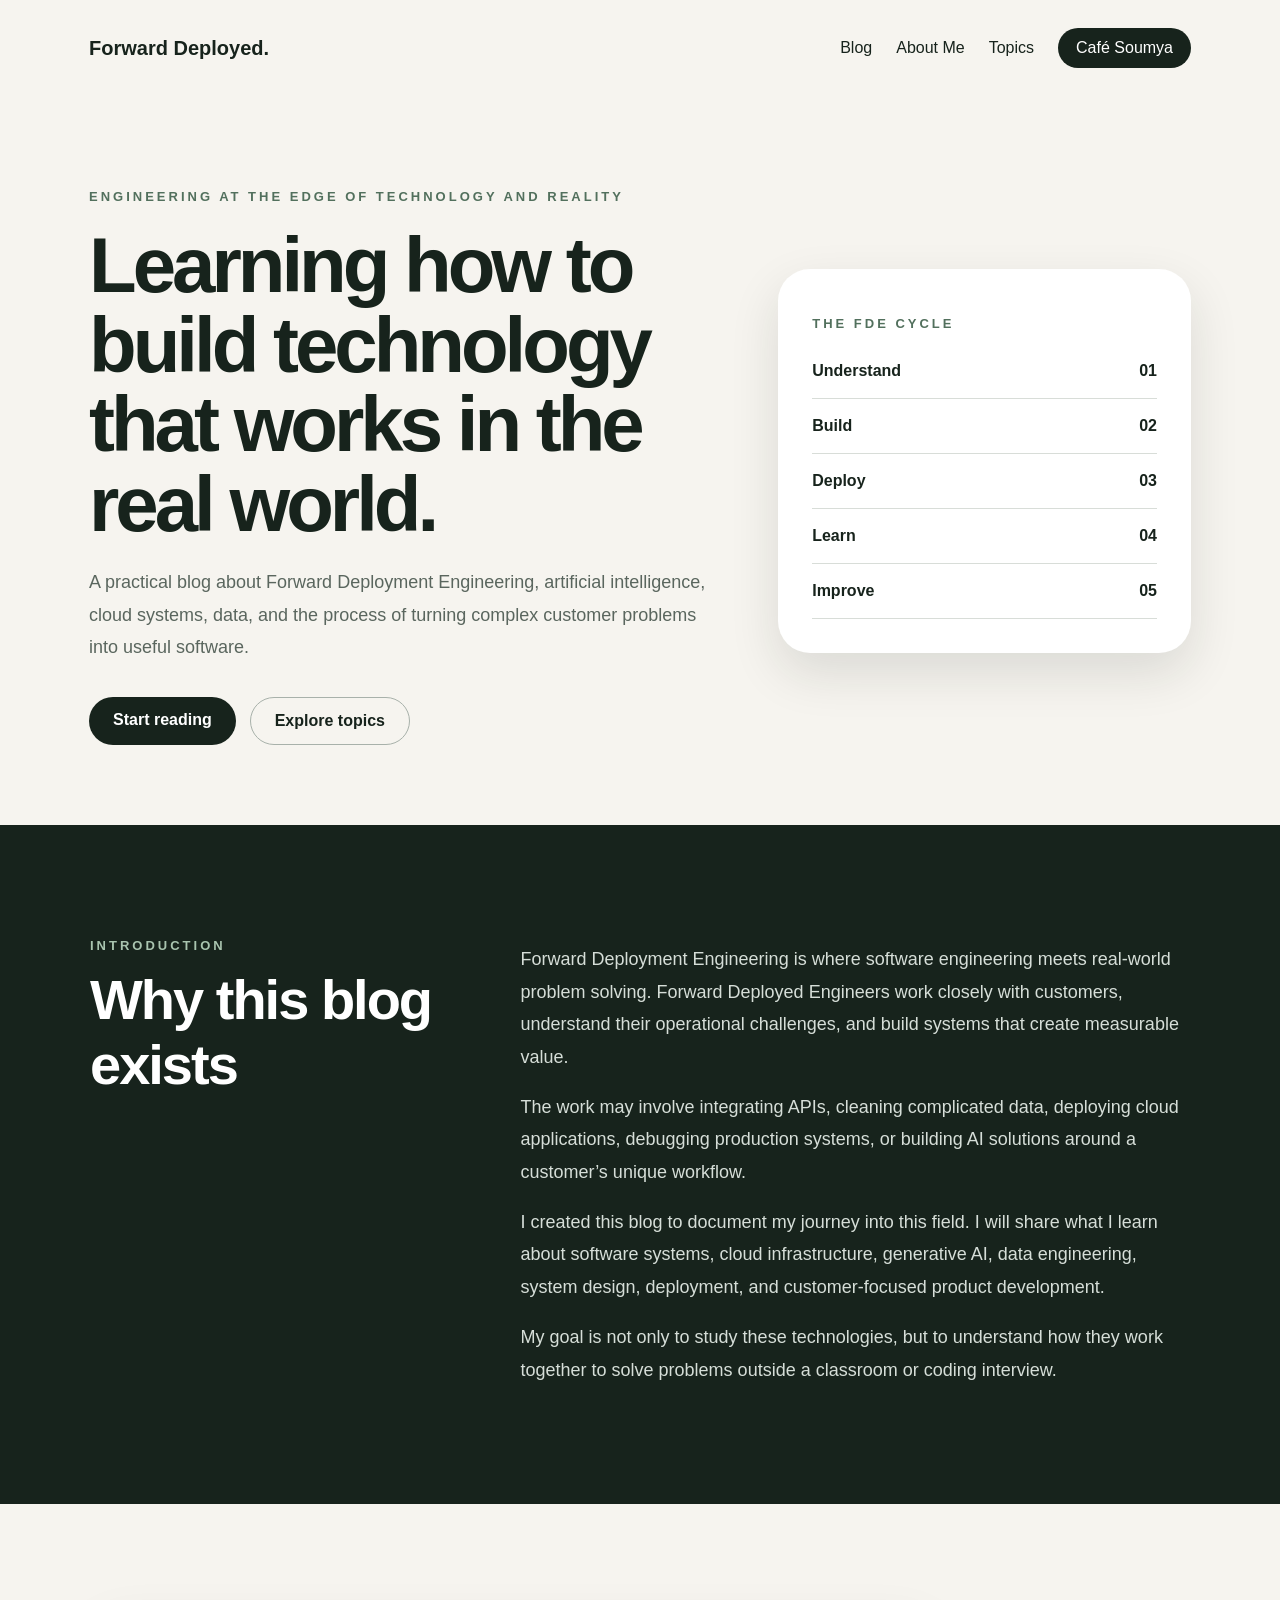
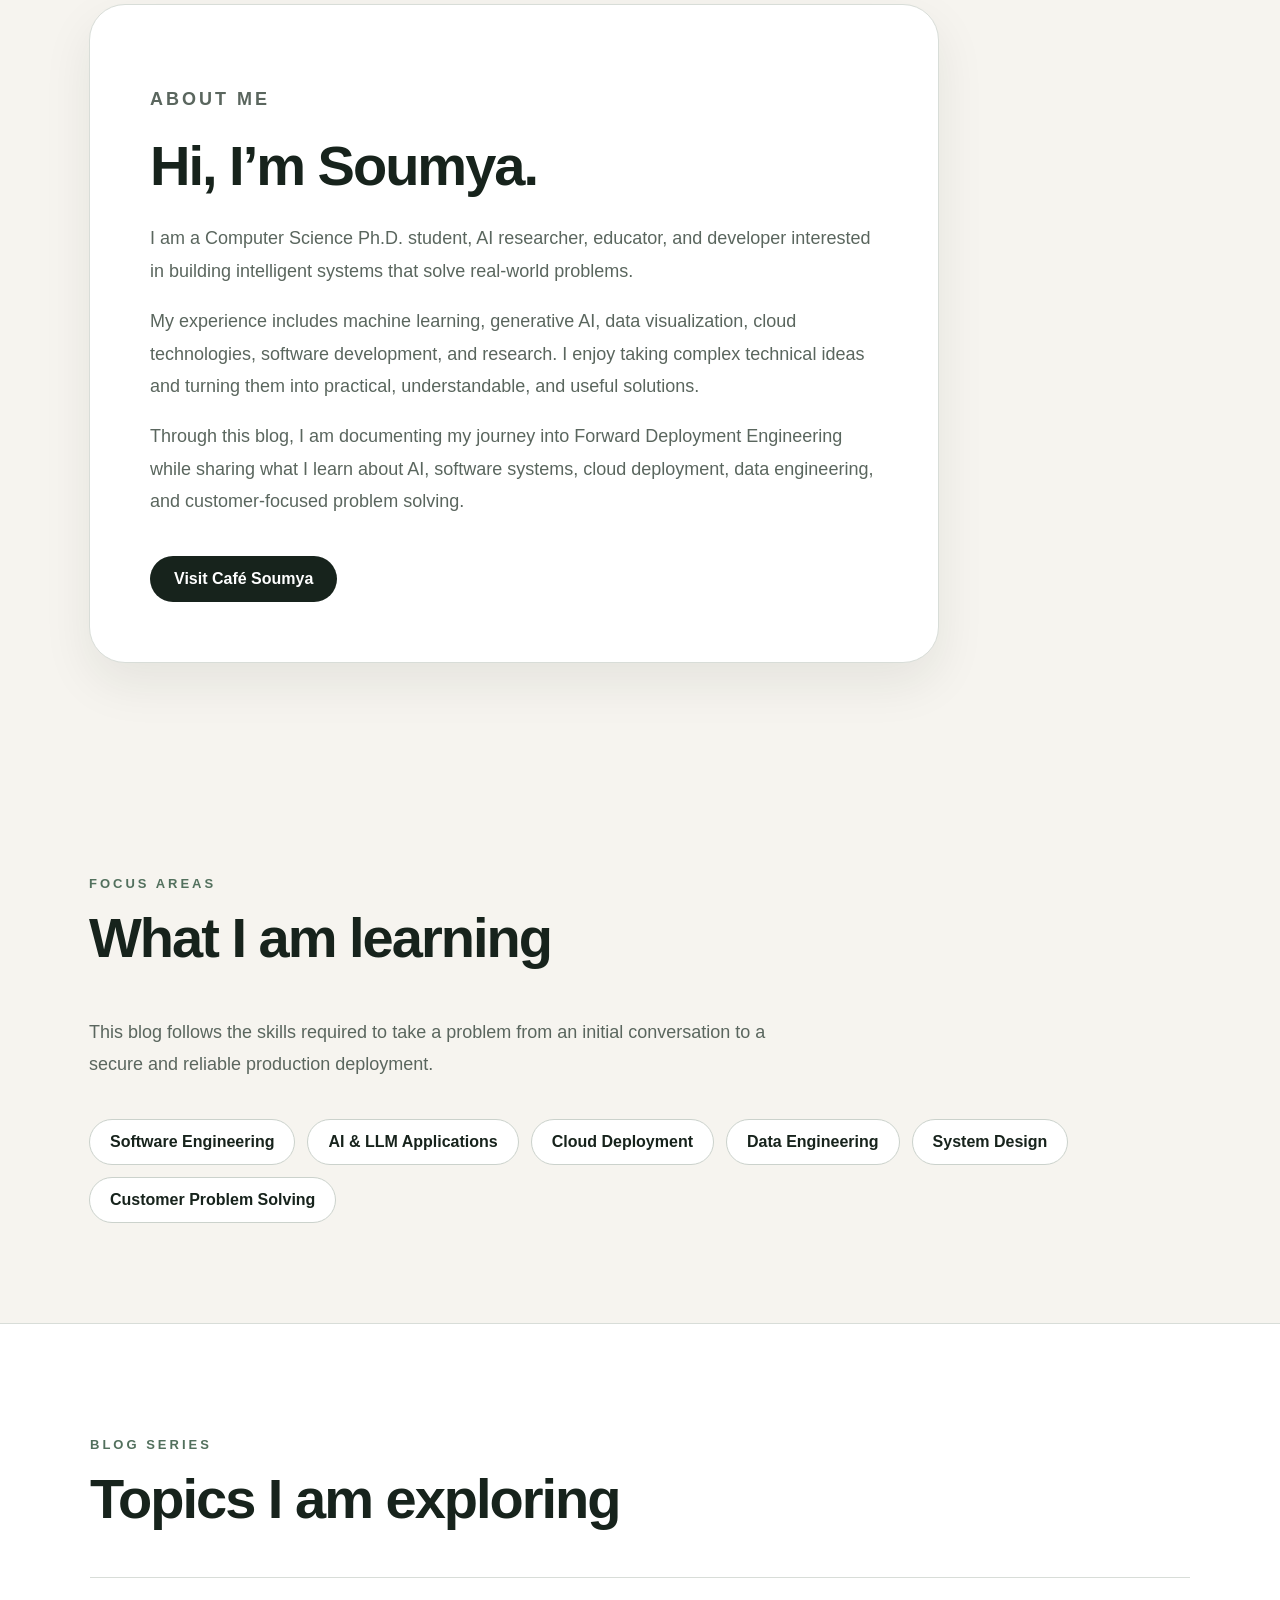
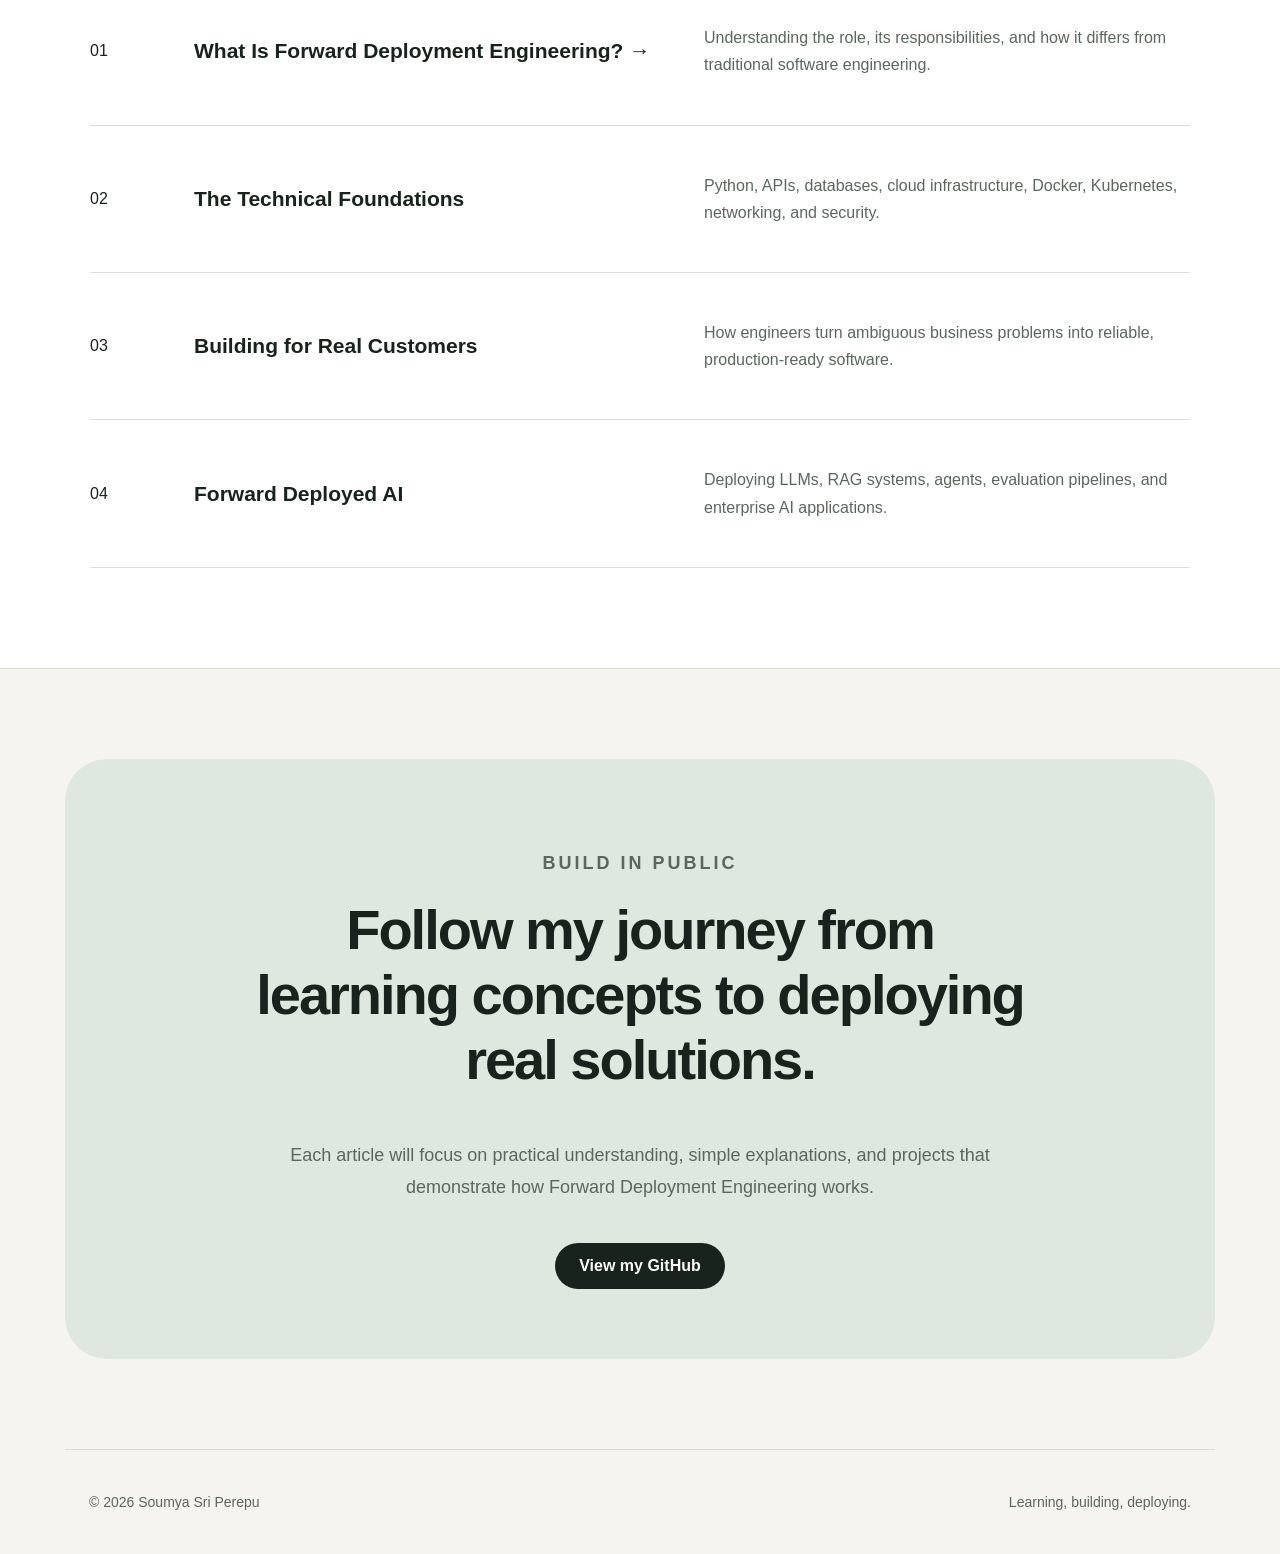
<file: index.html>
<!DOCTYPE html>
<html lang="en">
<head>
  <meta charset="UTF-8" />
  <meta name="viewport" content="width=device-width, initial-scale=1.0" />
  <meta
    name="description"
    content="A blog about Forward Deployment Engineering, AI, cloud systems, and customer-focused software development."
  />
  <title>Forward Deployed | Soumya Sri Perepu</title>
  <link rel="stylesheet" href="style.css" />
</head>

<body>

  <nav class="navbar">

    <a href="#home" class="logo">
      Forward Deployed.
    </a>

    <div class="nav-links">

      <a href="#about">Blog</a>

      <a href="#about-me">About Me</a>

      <a href="#topics">Topics</a>

      <a
        href="https://cafe-soumya.vercel.app"
        target="_blank"
        rel="noopener noreferrer"
      >
        Café Soumya
      </a>

    </div>

  </nav>


  <main>

    <!-- HERO -->

    <section id="home" class="hero">

      <div class="hero-content">

        <p class="eyebrow">
          Engineering at the edge of technology and reality
        </p>

        <h1>
          Learning how to build technology that works in the real world.
        </h1>

        <p class="hero-description">
          A practical blog about Forward Deployment Engineering, artificial
          intelligence, cloud systems, data, and the process of turning
          complex customer problems into useful software.
        </p>

        <div class="hero-buttons">

          <a href="#about" class="primary-button">
            Start reading
          </a>

          <a href="#topics" class="secondary-button">
            Explore topics
          </a>

        </div>

      </div>


      <div class="fde-card">

        <p class="card-label">
          The FDE cycle
        </p>


        <div class="cycle-item">
          <span>Understand</span>
          <span>01</span>
        </div>


        <div class="cycle-item">
          <span>Build</span>
          <span>02</span>
        </div>


        <div class="cycle-item">
          <span>Deploy</span>
          <span>03</span>
        </div>


        <div class="cycle-item">
          <span>Learn</span>
          <span>04</span>
        </div>


        <div class="cycle-item">
          <span>Improve</span>
          <span>05</span>
        </div>

      </div>

    </section>


    <!-- BLOG INTRODUCTION -->

    <section id="about" class="about-section">

      <div>

        <p class="eyebrow light">
          Introduction
        </p>

        <h2>
          Why this blog exists
        </h2>

      </div>


      <div class="about-text">

        <p>
          Forward Deployment Engineering is where software engineering meets
          real-world problem solving. Forward Deployed Engineers work closely
          with customers, understand their operational challenges, and build
          systems that create measurable value.
        </p>

        <p>
          The work may involve integrating APIs, cleaning complicated data,
          deploying cloud applications, debugging production systems, or
          building AI solutions around a customer’s unique workflow.
        </p>

        <p>
          I created this blog to document my journey into this field. I will
          share what I learn about software systems, cloud infrastructure,
          generative AI, data engineering, system design, deployment, and
          customer-focused product development.
        </p>

        <p>
          My goal is not only to study these technologies, but to understand
          how they work together to solve problems outside a classroom or coding
          interview.
        </p>

      </div>

    </section>


    <!-- ABOUT ME -->

    <section id="about-me" class="personal-section">

      <div class="personal-content">

        <p class="eyebrow">
          About me
        </p>

        <h2>
          Hi, I’m Soumya.
        </h2>

        <p>
          I am a Computer Science Ph.D. student, AI researcher, educator, and
          developer interested in building intelligent systems that solve
          real-world problems.
        </p>

        <p>
          My experience includes machine learning, generative AI, data
          visualization, cloud technologies, software development, and research.
          I enjoy taking complex technical ideas and turning them into practical,
          understandable, and useful solutions.
        </p>

        <p>
          Through this blog, I am documenting my journey into Forward Deployment
          Engineering while sharing what I learn about AI, software systems,
          cloud deployment, data engineering, and customer-focused problem
          solving.
        </p>

        <a
          href="https://cafe-soumya.vercel.app"
          target="_blank"
          rel="noopener noreferrer"
          class="primary-button"
        >
          Visit Café Soumya
        </a>

      </div>

    </section>


    <!-- FOCUS -->

    <section class="focus-section">

      <p class="eyebrow">
        Focus areas
      </p>

      <h2>
        What I am learning
      </h2>

      <p class="section-description">
        This blog follows the skills required to take a problem from an initial
        conversation to a secure and reliable production deployment.
      </p>


      <div class="skills">

        <span>Software Engineering</span>

        <span>AI & LLM Applications</span>

        <span>Cloud Deployment</span>

        <span>Data Engineering</span>

        <span>System Design</span>

        <span>Customer Problem Solving</span>

      </div>

    </section>


    <!-- TOPICS -->

    <section id="topics" class="topics-section">

      <p class="eyebrow">
        Blog Series
      </p>

      <h2>
        Topics I am exploring
      </h2>


      <!-- TOPIC 01 - CLICKABLE -->

      <article class="topic topic-clickable">

        <span>
          01
        </span>

        <h3>

          <a href="blogs/what-is-fde.html">

            What Is Forward Deployment Engineering? →

          </a>

        </h3>

        <p>
          Understanding the role, its responsibilities, and how it differs from
          traditional software engineering.
        </p>

      </article>


      <!-- TOPIC 02 -->

      <article class="topic">

        <span>
          02
        </span>

        <h3>
          The Technical Foundations
        </h3>

        <p>
          Python, APIs, databases, cloud infrastructure, Docker, Kubernetes,
          networking, and security.
        </p>

      </article>


      <!-- TOPIC 03 -->

      <article class="topic">

        <span>
          03
        </span>

        <h3>
          Building for Real Customers
        </h3>

        <p>
          How engineers turn ambiguous business problems into reliable,
          production-ready software.
        </p>

      </article>


      <!-- TOPIC 04 -->

      <article class="topic">

        <span>
          04
        </span>

        <h3>
          Forward Deployed AI
        </h3>

        <p>
          Deploying LLMs, RAG systems, agents, evaluation pipelines, and
          enterprise AI applications.
        </p>

      </article>

    </section>


    <!-- CLOSING -->

    <section class="closing-section">

      <p class="eyebrow">
        Build in public
      </p>

      <h2>
        Follow my journey from learning concepts to deploying real solutions.
      </h2>

      <p>
        Each article will focus on practical understanding, simple
        explanations, and projects that demonstrate how Forward Deployment
        Engineering works.
      </p>

      <a
        href="https://github.com/SoumyaSriPerepu"
        target="_blank"
        rel="noopener noreferrer"
        class="primary-button"
      >
        View my GitHub
      </a>

    </section>

  </main>


  <footer>

    <p>
      © 2026 Soumya Sri Perepu
    </p>

    <p>
      Learning, building, deploying.
    </p>

  </footer>


</body>
</html>
</file>
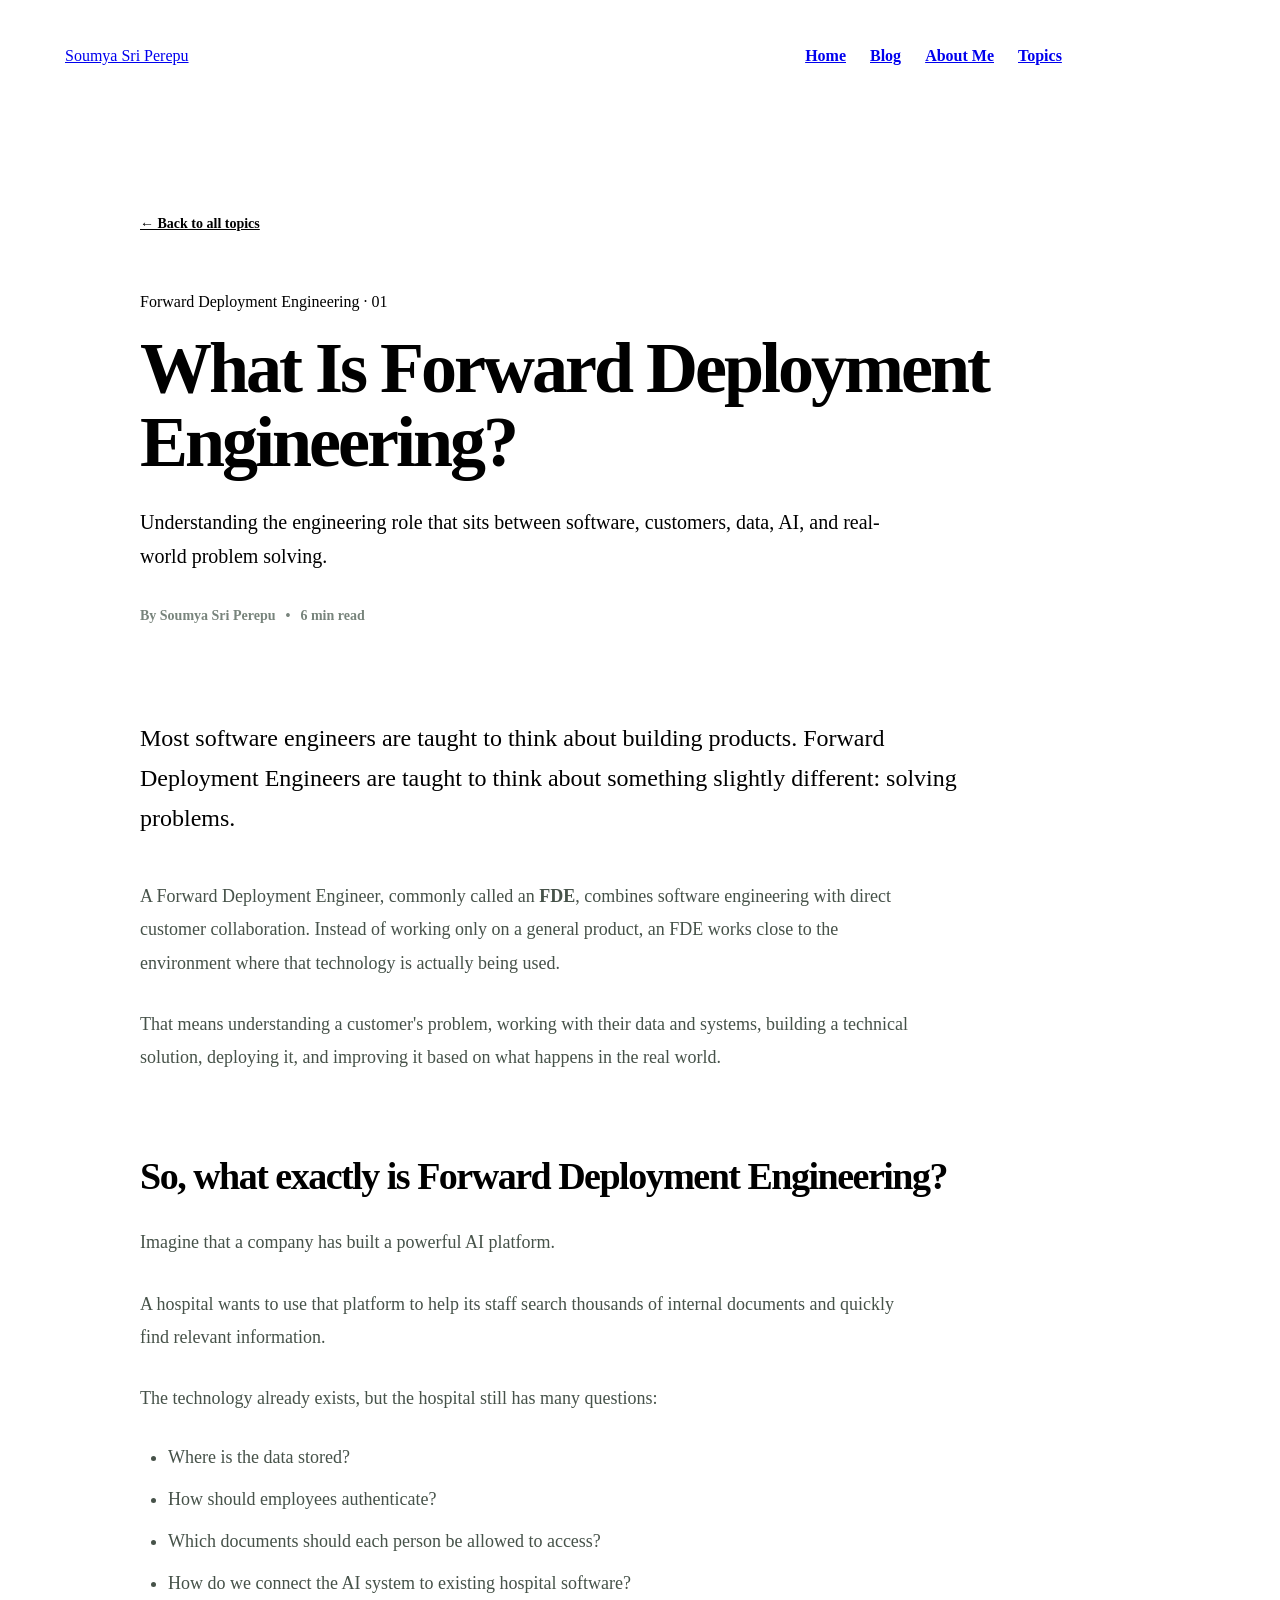
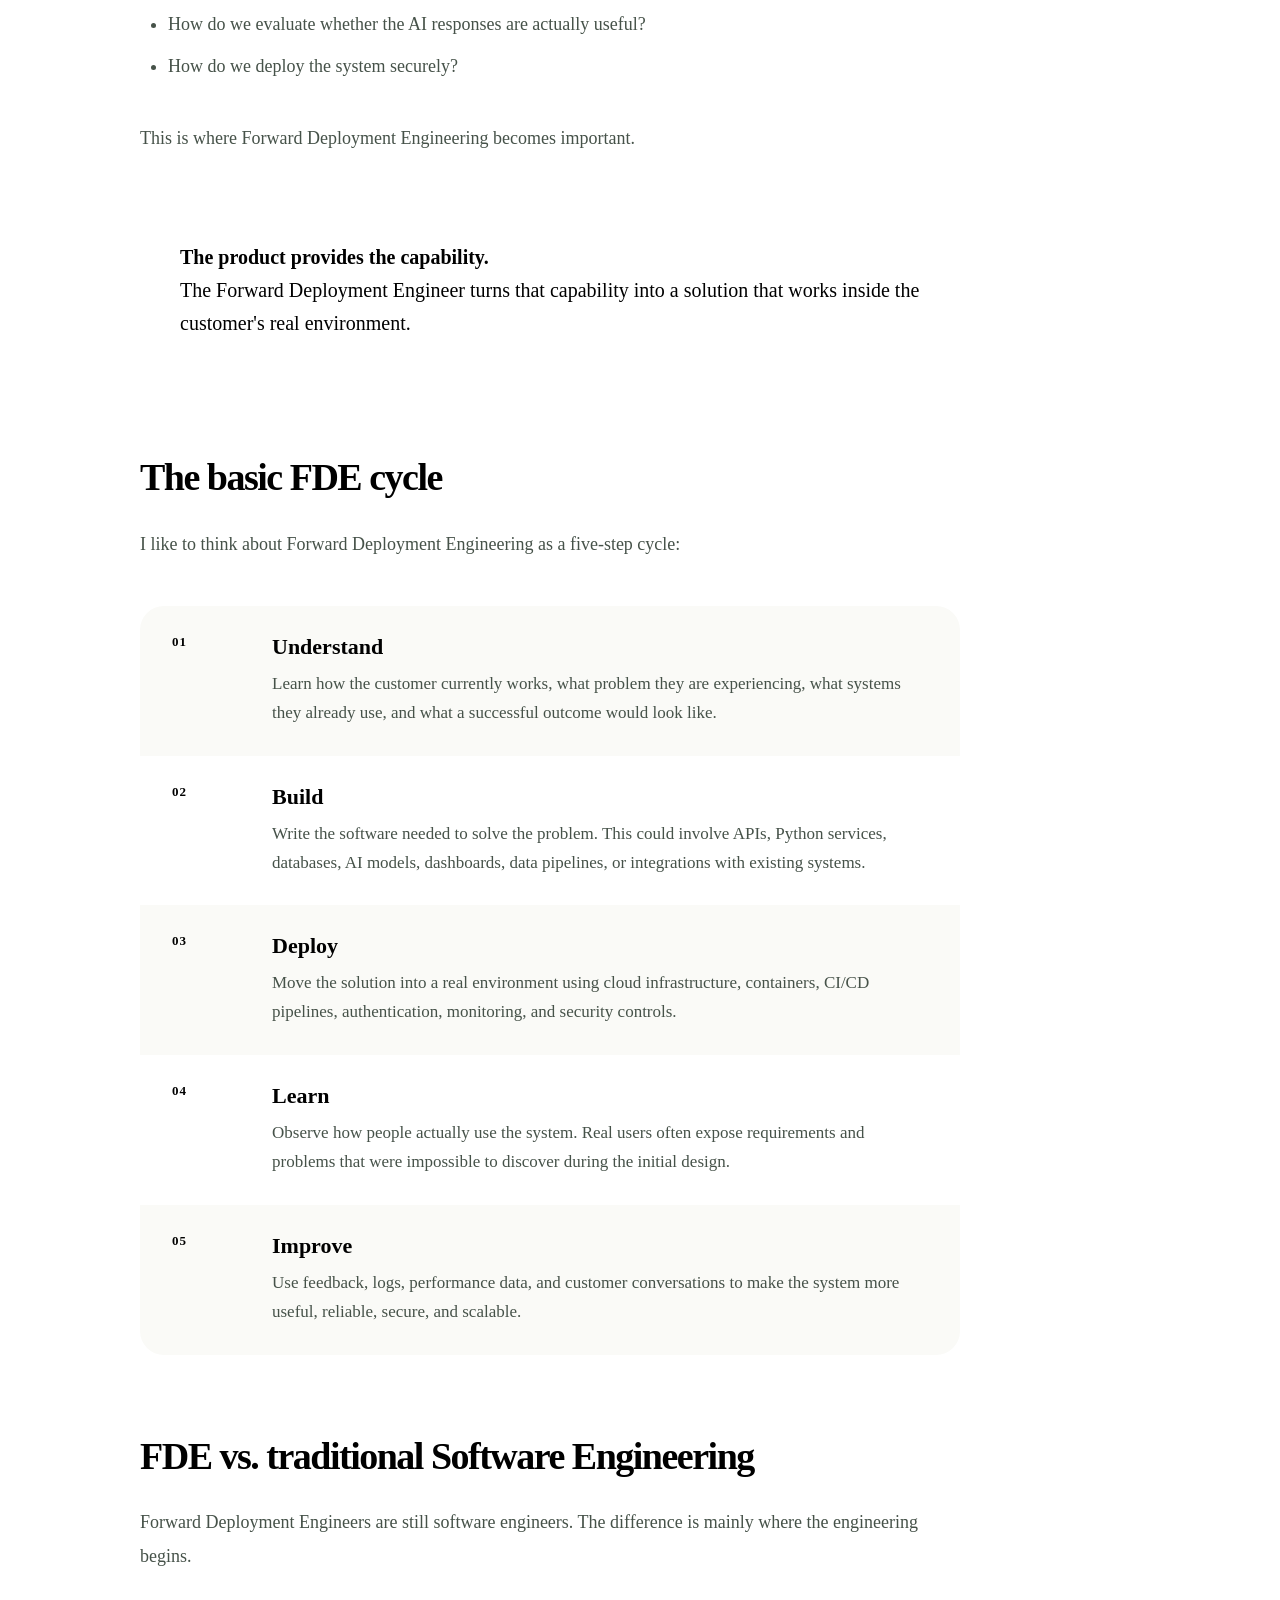
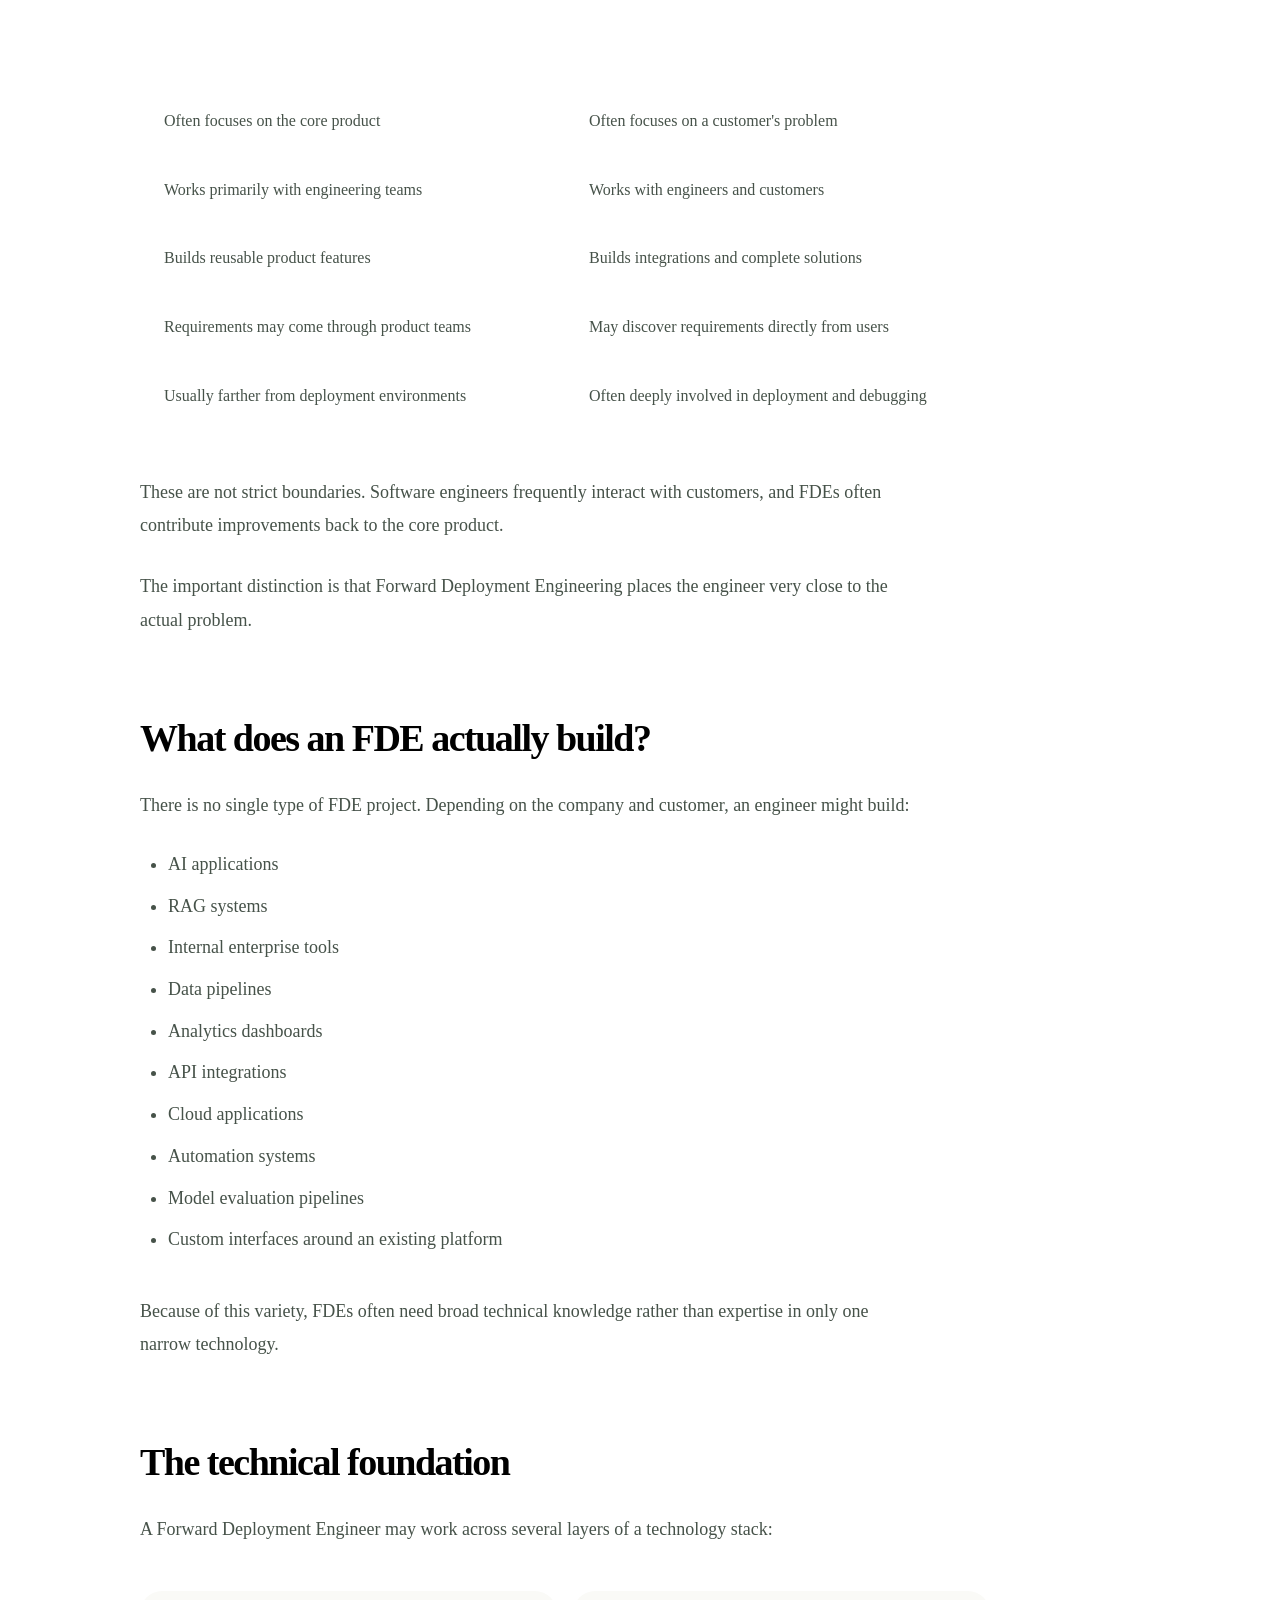
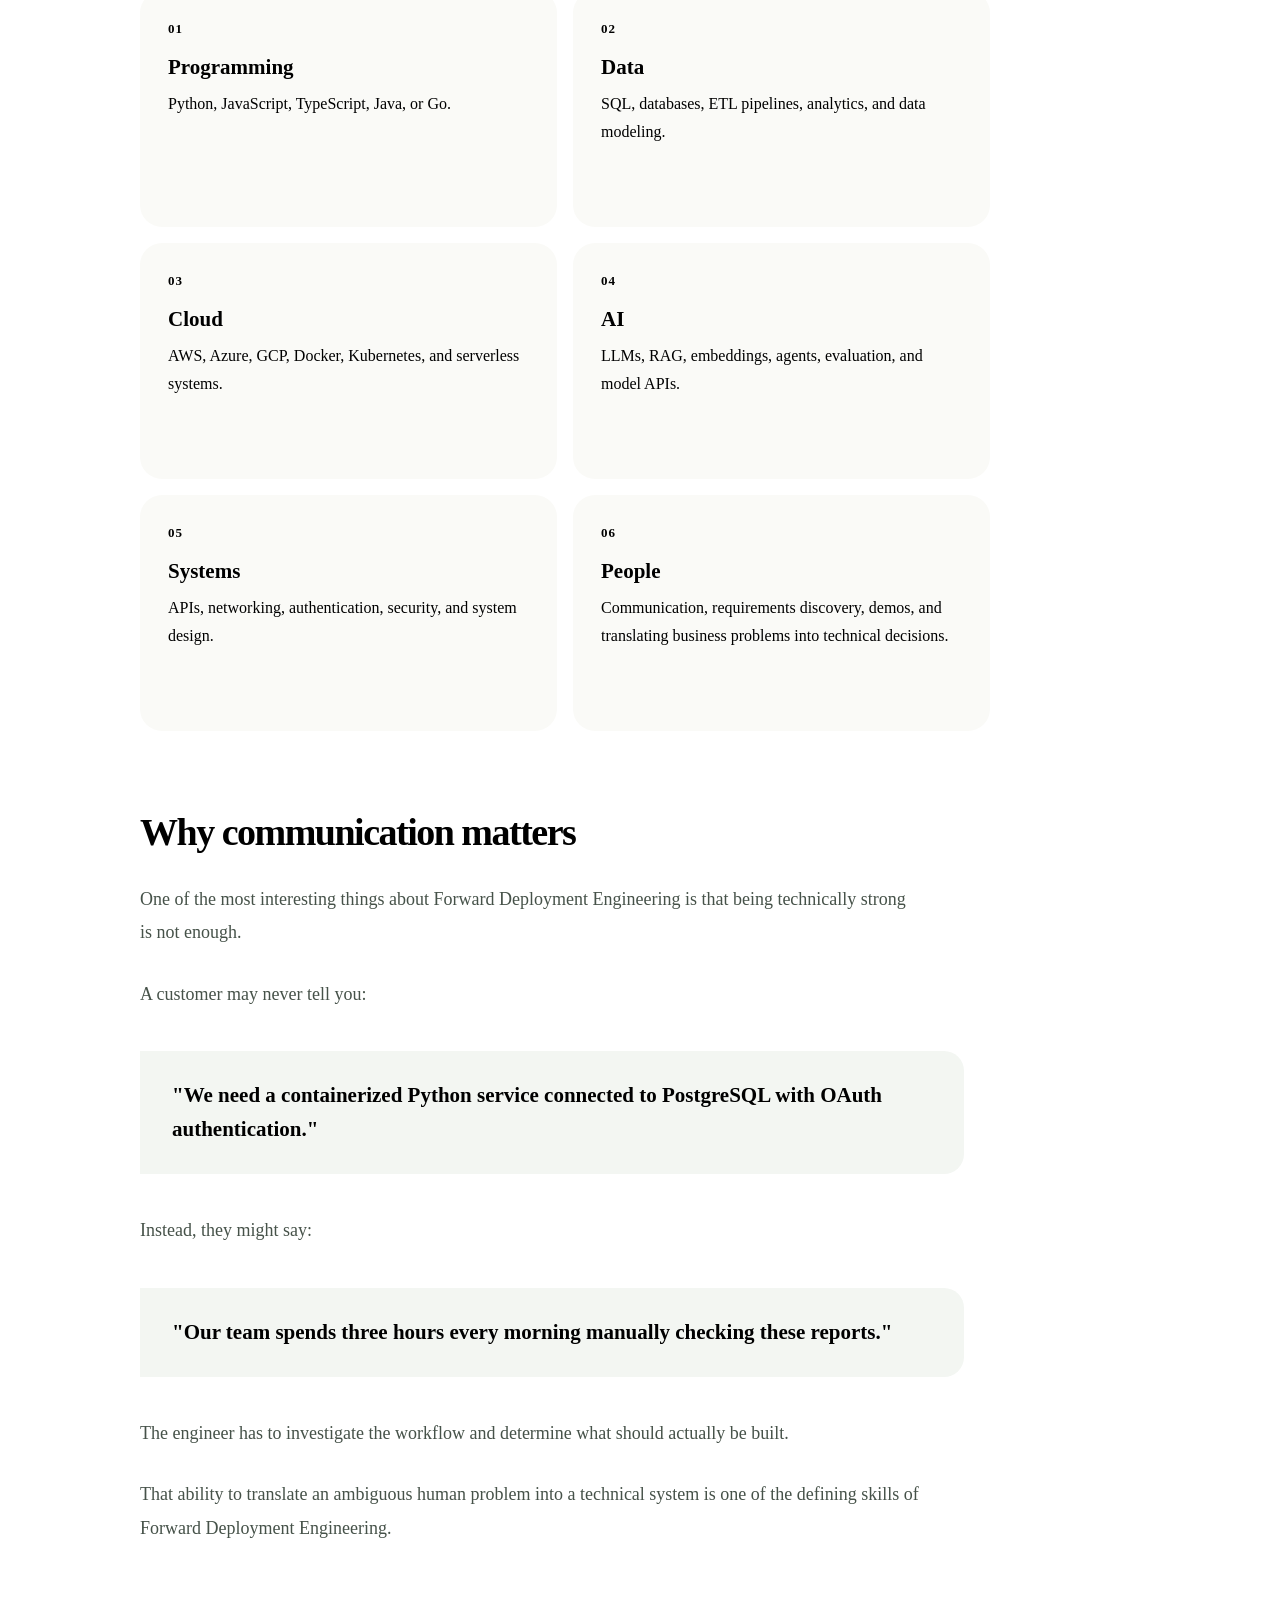
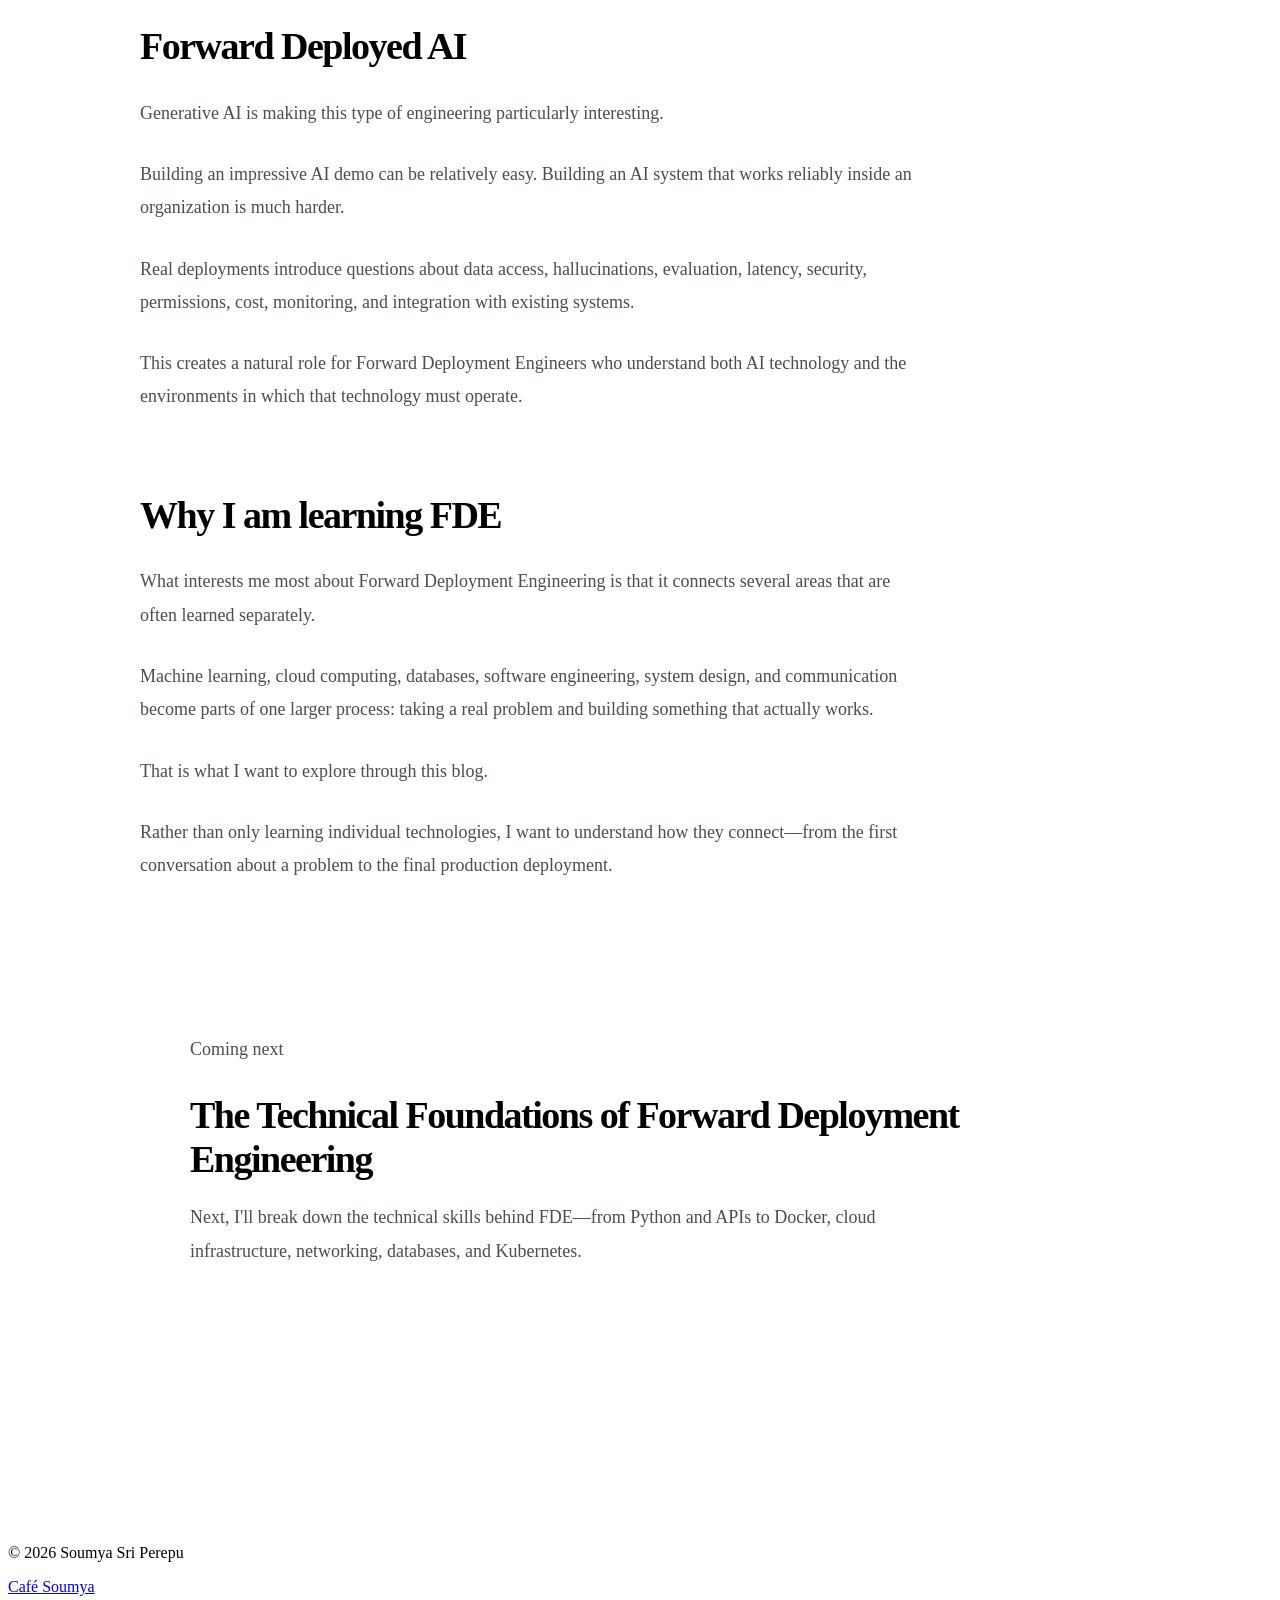
<file: blogs/what-is-fde.html>
<!DOCTYPE html>
<html lang="en">
<head>
  <meta charset="UTF-8">
  <meta name="viewport" content="width=device-width, initial-scale=1.0">

  <meta
    name="description"
    content="An introduction to Forward Deployment Engineering, what FDEs do, and how the role differs from traditional software engineering."
  >

  <title>What Is Forward Deployment Engineering? | Soumya Sri Perepu</title>

  <!-- Since this file is inside /blogs, go back one level for CSS -->
  <link rel="stylesheet" href="../blogs/style.css">
</head>

<body>

  <!-- NAVIGATION -->
  <nav class="navbar">

    <a href="../index.html" class="logo">
      Soumya Sri Perepu
    </a>

    <div class="nav-links">
      <a href="../index.html">Home</a>
      <a href="../index.html#about">Blog</a>
      <a href="../index.html#about-me">About Me</a>
      <a href="../index.html#topics">Topics</a>

      <a
        href="https://cafe-soumya.vercel.app"
        target="_blank"
        rel="noopener noreferrer"
      >
        Café Soumya
      </a>
    </div>

  </nav>


  <!-- ARTICLE HEADER -->
  <header class="article-hero">

    <a href="../index.html#topics" class="back-link">
      ← Back to all topics
    </a>

    <p class="eyebrow">
      Forward Deployment Engineering · 01
    </p>

    <h1>
      What Is Forward Deployment Engineering?
    </h1>

    <p class="article-subtitle">
      Understanding the engineering role that sits between software,
      customers, data, AI, and real-world problem solving.
    </p>

    <div class="article-meta">
      <span>By Soumya Sri Perepu</span>
      <span>•</span>
      <span>6 min read</span>
    </div>

  </header>


  <!-- ARTICLE -->
  <article class="blog-article">

    <p class="article-intro">
      Most software engineers are taught to think about building products.
      Forward Deployment Engineers are taught to think about something slightly
      different: solving problems.
    </p>

    <p>
      A Forward Deployment Engineer, commonly called an
      <strong>FDE</strong>, combines software engineering with direct
      customer collaboration. Instead of working only on a general product,
      an FDE works close to the environment where that technology is actually
      being used.
    </p>

    <p>
      That means understanding a customer's problem, working with their data
      and systems, building a technical solution, deploying it, and improving
      it based on what happens in the real world.
    </p>


    <h2>So, what exactly is Forward Deployment Engineering?</h2>

    <p>
      Imagine that a company has built a powerful AI platform.
    </p>

    <p>
      A hospital wants to use that platform to help its staff search thousands
      of internal documents and quickly find relevant information.
    </p>

    <p>
      The technology already exists, but the hospital still has many questions:
    </p>

    <ul>
      <li>Where is the data stored?</li>
      <li>How should employees authenticate?</li>
      <li>Which documents should each person be allowed to access?</li>
      <li>How do we connect the AI system to existing hospital software?</li>
      <li>How do we evaluate whether the AI responses are actually useful?</li>
      <li>How do we deploy the system securely?</li>
    </ul>

    <p>
      This is where Forward Deployment Engineering becomes important.
    </p>

    <div class="article-callout">
      <p>
        <strong>The product provides the capability.</strong><br>
        The Forward Deployment Engineer turns that capability into a solution
        that works inside the customer's real environment.
      </p>
    </div>


    <h2>The basic FDE cycle</h2>

    <p>
      I like to think about Forward Deployment Engineering as a five-step
      cycle:
    </p>

    <div class="fde-process">

      <div class="process-step">
        <span class="process-number">01</span>

        <div>
          <h3>Understand</h3>
          <p>
            Learn how the customer currently works, what problem they are
            experiencing, what systems they already use, and what a successful
            outcome would look like.
          </p>
        </div>
      </div>


      <div class="process-step">
        <span class="process-number">02</span>

        <div>
          <h3>Build</h3>
          <p>
            Write the software needed to solve the problem. This could involve
            APIs, Python services, databases, AI models, dashboards, data
            pipelines, or integrations with existing systems.
          </p>
        </div>
      </div>


      <div class="process-step">
        <span class="process-number">03</span>

        <div>
          <h3>Deploy</h3>
          <p>
            Move the solution into a real environment using cloud
            infrastructure, containers, CI/CD pipelines, authentication,
            monitoring, and security controls.
          </p>
        </div>
      </div>


      <div class="process-step">
        <span class="process-number">04</span>

        <div>
          <h3>Learn</h3>
          <p>
            Observe how people actually use the system. Real users often expose
            requirements and problems that were impossible to discover during
            the initial design.
          </p>
        </div>
      </div>


      <div class="process-step">
        <span class="process-number">05</span>

        <div>
          <h3>Improve</h3>
          <p>
            Use feedback, logs, performance data, and customer conversations to
            make the system more useful, reliable, secure, and scalable.
          </p>
        </div>
      </div>

    </div>


    <h2>FDE vs. traditional Software Engineering</h2>

    <p>
      Forward Deployment Engineers are still software engineers. The
      difference is mainly where the engineering begins.
    </p>

    <div class="comparison-table">

      <div class="comparison-row comparison-header">
        <div>Software Engineer</div>
        <div>Forward Deployment Engineer</div>
      </div>

      <div class="comparison-row">
        <div>Often focuses on the core product</div>
        <div>Often focuses on a customer's problem</div>
      </div>

      <div class="comparison-row">
        <div>Works primarily with engineering teams</div>
        <div>Works with engineers and customers</div>
      </div>

      <div class="comparison-row">
        <div>Builds reusable product features</div>
        <div>Builds integrations and complete solutions</div>
      </div>

      <div class="comparison-row">
        <div>Requirements may come through product teams</div>
        <div>May discover requirements directly from users</div>
      </div>

      <div class="comparison-row">
        <div>Usually farther from deployment environments</div>
        <div>Often deeply involved in deployment and debugging</div>
      </div>

    </div>

    <p>
      These are not strict boundaries. Software engineers frequently interact
      with customers, and FDEs often contribute improvements back to the core
      product.
    </p>

    <p>
      The important distinction is that Forward Deployment Engineering places
      the engineer very close to the actual problem.
    </p>


    <h2>What does an FDE actually build?</h2>

    <p>
      There is no single type of FDE project. Depending on the company and
      customer, an engineer might build:
    </p>

    <ul>
      <li>AI applications</li>
      <li>RAG systems</li>
      <li>Internal enterprise tools</li>
      <li>Data pipelines</li>
      <li>Analytics dashboards</li>
      <li>API integrations</li>
      <li>Cloud applications</li>
      <li>Automation systems</li>
      <li>Model evaluation pipelines</li>
      <li>Custom interfaces around an existing platform</li>
    </ul>

    <p>
      Because of this variety, FDEs often need broad technical knowledge rather
      than expertise in only one narrow technology.
    </p>


    <h2>The technical foundation</h2>

    <p>
      A Forward Deployment Engineer may work across several layers of a
      technology stack:
    </p>

    <div class="tech-grid">

      <div class="tech-card">
        <span>01</span>
        <h3>Programming</h3>
        <p>Python, JavaScript, TypeScript, Java, or Go.</p>
      </div>

      <div class="tech-card">
        <span>02</span>
        <h3>Data</h3>
        <p>SQL, databases, ETL pipelines, analytics, and data modeling.</p>
      </div>

      <div class="tech-card">
        <span>03</span>
        <h3>Cloud</h3>
        <p>AWS, Azure, GCP, Docker, Kubernetes, and serverless systems.</p>
      </div>

      <div class="tech-card">
        <span>04</span>
        <h3>AI</h3>
        <p>LLMs, RAG, embeddings, agents, evaluation, and model APIs.</p>
      </div>

      <div class="tech-card">
        <span>05</span>
        <h3>Systems</h3>
        <p>APIs, networking, authentication, security, and system design.</p>
      </div>

      <div class="tech-card">
        <span>06</span>
        <h3>People</h3>
        <p>
          Communication, requirements discovery, demos, and translating
          business problems into technical decisions.
        </p>
      </div>

    </div>


    <h2>Why communication matters</h2>

    <p>
      One of the most interesting things about Forward Deployment Engineering
      is that being technically strong is not enough.
    </p>

    <p>
      A customer may never tell you:
    </p>

    <blockquote>
      "We need a containerized Python service connected to PostgreSQL with
      OAuth authentication."
    </blockquote>

    <p>
      Instead, they might say:
    </p>

    <blockquote>
      "Our team spends three hours every morning manually checking these
      reports."
    </blockquote>

    <p>
      The engineer has to investigate the workflow and determine what should
      actually be built.
    </p>

    <p>
      That ability to translate an ambiguous human problem into a technical
      system is one of the defining skills of Forward Deployment Engineering.
    </p>


    <h2>Forward Deployed AI</h2>

    <p>
      Generative AI is making this type of engineering particularly
      interesting.
    </p>

    <p>
      Building an impressive AI demo can be relatively easy. Building an AI
      system that works reliably inside an organization is much harder.
    </p>

    <p>
      Real deployments introduce questions about data access, hallucinations,
      evaluation, latency, security, permissions, cost, monitoring, and
      integration with existing systems.
    </p>

    <p>
      This creates a natural role for Forward Deployment Engineers who
      understand both AI technology and the environments in which that
      technology must operate.
    </p>


    <h2>Why I am learning FDE</h2>

    <p>
      What interests me most about Forward Deployment Engineering is that it
      connects several areas that are often learned separately.
    </p>

    <p>
      Machine learning, cloud computing, databases, software engineering,
      system design, and communication become parts of one larger process:
      taking a real problem and building something that actually works.
    </p>

    <p>
      That is what I want to explore through this blog.
    </p>

    <p>
      Rather than only learning individual technologies, I want to understand
      how they connect—from the first conversation about a problem to the final
      production deployment.
    </p>


    <div class="article-ending">

      <p class="eyebrow">
        Coming next
      </p>

      <h2>
        The Technical Foundations of Forward Deployment Engineering
      </h2>

      <p>
        Next, I'll break down the technical skills behind FDE—from Python and
        APIs to Docker, cloud infrastructure, networking, databases, and
        Kubernetes.
      </p>

      <a href="../index.html#topics" class="primary-button">
        Explore all topics →
      </a>

    </div>

  </article>


  <footer>
    <p>© 2026 Soumya Sri Perepu</p>

    <p>
      <a
        href="https://cafe-soumya.vercel.app"
        target="_blank"
        rel="noopener noreferrer"
      >
        Café Soumya
      </a>
    </p>
  </footer>

</body>
</html>
</file>
<file: style.css>
:root {
  --background: #f6f4ef;
  --dark: #17231c;
  --green: #52705d;
  --light-green: #dfe8df;
  --text-muted: #5a665e;
  --border: #d8ddd8;
}

* {
  box-sizing: border-box;
}

html {
  scroll-behavior: smooth;
}

body {
  margin: 0;
  background: var(--background);
  color: var(--dark);
  font-family: Arial, Helvetica, sans-serif;
}

a {
  color: inherit;
  text-decoration: none;
}

.navbar{
    max-width:1150px;
    margin:auto;
    padding:28px 24px;
    display:flex;
    justify-content:space-between;
    align-items:center;
}

.logo{
    font-size:20px;
    font-weight:700;
}

.nav-links{
    display:flex;
    gap:24px;
    align-items:center;
}

.nav-links a:last-child {
  background: var(--dark);
  color: white;
  padding: 11px 18px;
  border-radius: 999px;
}

.hero {
  max-width: 1150px;
  min-height: 78vh;
  margin: auto;
  padding: 80px 24px;
  display: grid;
  grid-template-columns: 1.2fr 0.8fr;
  align-items: center;
  gap: 70px;
}

.eyebrow {
  color: var(--green);
  font-size: 13px;
  font-weight: 700;
  letter-spacing: 3px;
  text-transform: uppercase;
}

.hero h1 {
  max-width: 750px;
  margin: 22px 0;
  font-size: clamp(48px, 7vw, 78px);
  line-height: 1.02;
  letter-spacing: -4px;
}

.hero-description,
.section-description {
  max-width: 700px;
  color: var(--text-muted);
  font-size: 18px;
  line-height: 1.8;
}

.hero-buttons {
  margin-top: 34px;
  display: flex;
  flex-wrap: wrap;
  gap: 14px;
}

.primary-button,
.secondary-button {
  display: inline-block;
  padding: 14px 24px;
  border-radius: 999px;
  font-weight: 700;
}

.primary-button {
  background: var(--dark);
  color: white;
}

.secondary-button {
  border: 1px solid #a8b1aa;
}

.fde-card {
  padding: 34px;
  border-radius: 32px;
  background: white;
  box-shadow: 0 20px 50px rgba(23, 35, 28, 0.12);
}

.card-label {
  color: var(--green);
  font-size: 13px;
  font-weight: 700;
  letter-spacing: 3px;
  text-transform: uppercase;
}

.cycle-item {
  padding: 18px 0;
  display: flex;
  justify-content: space-between;
  border-bottom: 1px solid var(--border);
  font-weight: 700;
}

.about-section {
  padding: 100px max(24px, calc((100vw - 1100px) / 2));
  display: grid;
  grid-template-columns: 0.7fr 1.3fr;
  gap: 70px;
  background: var(--dark);
  color: white;
}

.about-section h2,
.focus-section h2,
.topics-section h2,
.closing-section h2 {
  margin-top: 14px;
  font-size: clamp(38px, 5vw, 56px);
  letter-spacing: -2px;
}

.light {
  color: #a9c4af;
}

.about-text {
  color: #d6ded8;
  font-size: 18px;
  line-height: 1.8;
}

.focus-section,
.topics-section,
.closing-section {
  max-width: 1150px;
  margin: auto;
  padding: 100px 24px;
}

.skills {
  margin-top: 38px;
  display: flex;
  flex-wrap: wrap;
  gap: 12px;
}

.skills span {
  padding: 13px 20px;
  background: white;
  border: 1px solid #cbd2cc;
  border-radius: 999px;
  font-weight: 700;
}

.topics-section {
  max-width: none;
  padding-left: max(24px, calc((100vw - 1100px) / 2));
  padding-right: max(24px, calc((100vw - 1100px) / 2));
  background: white;
  border-top: 1px solid var(--border);
  border-bottom: 1px solid var(--border);
}

.topic {
  padding: 30px 0;
  display: grid;
  grid-template-columns: 80px 1fr 1fr;
  gap: 24px;
  align-items: center;
  border-top: 1px solid var(--border);
}

.topic:last-child {
  border-bottom: 1px solid var(--border);
}

.topic h3 {
  margin: 0;
  font-size: 21px;
}

.topic p {
  color: var(--text-muted);
  line-height: 1.7;
}

.closing-section {
  margin-top: 90px;
  margin-bottom: 90px;
  padding: 70px;
  text-align: center;
  background: var(--light-green);
  border-radius: 42px;
}

.closing-section h2,
.closing-section p {
  max-width: 800px;
  margin-left: auto;
  margin-right: auto;
}

.closing-section p {
  color: var(--text-muted);
  font-size: 18px;
  line-height: 1.8;
}

.closing-section .primary-button {
  margin-top: 22px;
}

footer {
  max-width: 1150px;
  margin: auto;
  padding: 30px 24px;
  display: flex;
  justify-content: space-between;
  border-top: 1px solid var(--border);
  color: var(--text-muted);
  font-size: 14px;
}

@media (max-width: 800px) {
  .hero,
  .about-section {
    grid-template-columns: 1fr;
  }

  .hero h1 {
    letter-spacing: -2px;
  }

  .topic {
    grid-template-columns: 1fr;
  }

  .closing-section {
    margin: 40px 20px;
    padding: 45px 24px;
  }

  footer {
    flex-direction: column;
  }
}
.personal-section {
  max-width: 1150px;
  margin: auto;
  padding: 100px 24px;
}

.personal-content {
  max-width: 850px;
  padding: 60px;
  background: white;
  border: 1px solid var(--border);
  border-radius: 36px;
  box-shadow: 0 20px 50px rgba(23, 35, 28, 0.08);
}

.personal-content h2 {
  margin: 14px 0 24px;
  font-size: clamp(38px, 5vw, 56px);
  letter-spacing: -2px;
}

.personal-content p {
  color: var(--text-muted);
  font-size: 18px;
  line-height: 1.8;
}

.personal-content .primary-button {
  margin-top: 20px;
}

@media (max-width: 800px) {
  .personal-section {
    padding: 60px 20px;
  }

  .personal-content {
    padding: 35px 24px;
  }
}
.topic h3 a {
  color: var(--dark);
  transition: 0.2s ease;
}

.topic h3 a:hover {
  color: var(--green);
}

.topic-clickable {
  cursor: pointer;
}

.topic-clickable:hover {
  background: #f6f8f5;
}
</file>
<file: blogs/style.css>
/* =====================================
   BLOG ARTICLE PAGE
===================================== */

.article-hero {
  max-width: 1000px;
  margin: 40px auto 0;
  padding: 70px 70px 60px;
  background: white;
  border: 1px solid var(--border);
  border-radius: 36px 36px 0 0;
}

.back-link {
  display: inline-block;
  margin-bottom: 45px;
  color: var(--green);
  font-size: 14px;
  font-weight: 700;
  transition: 0.2s ease;
}

.back-link:hover {
  opacity: 0.65;
}

.article-hero .eyebrow {
  margin-bottom: 20px;
}

.article-hero h1 {
  max-width: 850px;
  margin: 0 0 26px;
  color: var(--dark);
  font-size: clamp(48px, 6vw, 72px);
  line-height: 1.03;
  letter-spacing: -3px;
}

.article-subtitle {
  max-width: 760px;
  margin-top: 0;
  color: var(--text-muted);
  font-size: 20px;
  line-height: 1.7;
}

.article-meta {
  margin-top: 35px;
  display: flex;
  flex-wrap: wrap;
  gap: 10px;
  color: #78847c;
  font-size: 14px;
  font-weight: 600;
}


/* =====================================
   ARTICLE BODY
===================================== */

.blog-article {
  max-width: 1000px;
  margin: 0 auto 100px;
  padding: 15px 70px 80px;
  background: white;
  border: 1px solid var(--border);
  border-top: none;
  border-radius: 0 0 36px 36px;
}

.blog-article p {
  max-width: 780px;
  margin: 0 0 28px;
  color: #465249;
  font-size: 18px;
  line-height: 1.85;
}

.blog-article .article-intro {
  max-width: 820px;
  margin: 20px 0 42px;
  color: var(--dark);
  font-size: 24px;
  font-weight: 500;
  line-height: 1.65;
}

.blog-article h2 {
  max-width: 850px;
  margin: 80px 0 28px;
  color: var(--dark);
  font-size: 38px;
  line-height: 1.15;
  letter-spacing: -1.5px;
}

.blog-article h3 {
  color: var(--dark);
}

.blog-article ul {
  max-width: 760px;
  margin: 25px 0 40px;
  padding-left: 28px;
}

.blog-article li {
  margin-bottom: 12px;
  color: #465249;
  font-size: 18px;
  line-height: 1.65;
}

.blog-article strong {
  color: var(--dark);
}


/* =====================================
   CALLOUT
===================================== */

.article-callout {
  max-width: 800px;
  margin: 50px 0;
  padding: 36px 40px;
  background: var(--light-green);
  border-left: 5px solid var(--green);
  border-radius: 24px;
}

.article-callout p {
  margin: 0;
  color: var(--dark);
  font-size: 20px;
  line-height: 1.65;
}


/* =====================================
   FDE PROCESS
===================================== */

.fde-process {
  max-width: 820px;
  margin: 45px 0 65px;
  overflow: hidden;
  border: 1px solid var(--border);
  border-radius: 24px;
}

.process-step {
  display: grid;
  grid-template-columns: 75px 1fr;
  gap: 25px;
  padding: 28px 32px;
  background: #fafaf7;
  border-bottom: 1px solid var(--border);
}

.process-step:last-child {
  border-bottom: none;
}

.process-step:nth-child(even) {
  background: white;
}

.process-number {
  color: var(--green);
  font-size: 13px;
  font-weight: 800;
  letter-spacing: 1px;
}

.process-step h3 {
  margin: 0 0 10px;
  font-size: 22px;
}

.process-step p {
  margin: 0;
  font-size: 17px;
  line-height: 1.7;
}


/* =====================================
   COMPARISON TABLE
===================================== */

.comparison-table {
  max-width: 850px;
  margin: 45px 0;
  overflow: hidden;
  border: 1px solid var(--border);
  border-radius: 22px;
}

.comparison-row {
  display: grid;
  grid-template-columns: 1fr 1fr;
}

.comparison-row div {
  padding: 22px 24px;
  color: #465249;
  line-height: 1.55;
  border-bottom: 1px solid var(--border);
}

.comparison-row div:first-child {
  border-right: 1px solid var(--border);
}

.comparison-row:last-child div {
  border-bottom: none;
}

.comparison-header div {
  background: var(--dark);
  color: white;
  font-weight: 700;
}


/* =====================================
   TECH CARDS
===================================== */

.tech-grid {
  max-width: 850px;
  margin: 45px 0 65px;
  display: grid;
  grid-template-columns: repeat(2, 1fr);
  gap: 16px;
}

.tech-card {
  min-height: 180px;
  padding: 28px;
  background: #fafaf7;
  border: 1px solid var(--border);
  border-radius: 22px;
}

.tech-card span {
  color: var(--green);
  font-size: 13px;
  font-weight: 800;
  letter-spacing: 1px;
}

.tech-card h3 {
  margin: 18px 0 10px;
  font-size: 21px;
}

.tech-card p {
  margin: 0;
  color: var(--text-muted);
  font-size: 16px;
  line-height: 1.7;
}


/* =====================================
   QUOTES
===================================== */

.blog-article blockquote {
  max-width: 760px;
  margin: 40px 0;
  padding: 28px 32px;
  background: #f3f6f2;
  border-left: 5px solid var(--green);
  border-radius: 0 20px 20px 0;
  color: var(--dark);
  font-size: 21px;
  font-weight: 600;
  line-height: 1.6;
}


/* =====================================
   ARTICLE END
===================================== */

.article-ending {
  max-width: 850px;
  margin-top: 100px;
  padding: 50px;
  background: var(--light-green);
  border-radius: 30px;
}

.article-ending h2 {
  margin: 15px 0 20px;
  font-size: 38px;
}

.article-ending p {
  margin-bottom: 28px;
}

.article-ending .primary-button {
  display: inline-block;
  background: var(--dark);
  color: white;
}


/* =====================================
   ARTICLE PAGE NAV FIX
===================================== */

.navbar {
  max-width: 1150px;
  margin: auto;
  padding: 28px 24px;
  display: flex;
  align-items: center;
  justify-content: space-between;
}

.nav-links {
  display: flex;
  align-items: center;
  gap: 24px;
}

.nav-links a {
  font-weight: 600;
}

.nav-links a:last-child {
  padding: 11px 19px;
  background: var(--dark);
  color: white !important;
  border-radius: 999px;
}


/* =====================================
   MOBILE
===================================== */

@media (max-width: 800px) {

  .article-hero {
    margin: 15px 15px 0;
    padding: 45px 24px 40px;
    border-radius: 28px 28px 0 0;
  }

  .article-hero h1 {
    font-size: 46px;
    letter-spacing: -2px;
  }

  .article-subtitle {
    font-size: 18px;
  }

  .blog-article {
    margin: 0 15px 60px;
    padding: 10px 24px 55px;
    border-radius: 0 0 28px 28px;
  }

  .blog-article h2 {
    margin-top: 60px;
    font-size: 31px;
  }

  .blog-article .article-intro {
    font-size: 21px;
  }

  .comparison-row {
    grid-template-columns: 1fr;
  }

  .comparison-row div:first-child {
    border-right: none;
  }

  .comparison-header div:first-child {
    border-bottom: 1px solid #435148;
  }

  .tech-grid {
    grid-template-columns: 1fr;
  }

  .process-step {
    grid-template-columns: 45px 1fr;
    padding: 25px 20px;
  }

  .article-ending {
    padding: 35px 25px;
  }

  .nav-links {
    gap: 13px;
    font-size: 13px;
  }
}
</file>
